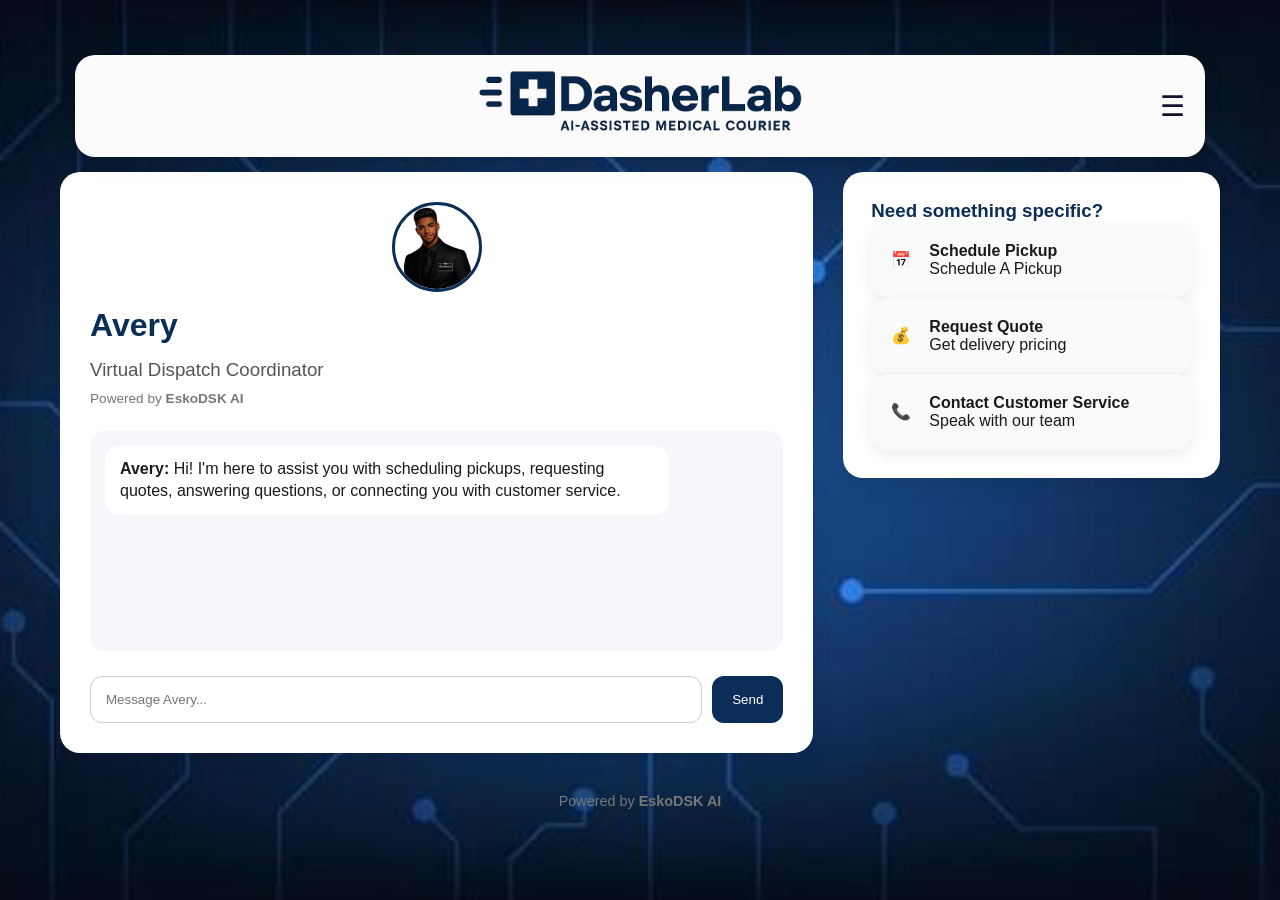
<file: index.html>
<!DOCTYPE html>
<html lang="en">
<head>
    <meta charset="UTF-8">
    <meta name="viewport" content="width=device-width, initial-scale=1.0">
    <title>DasherLab Client Portal</title>

    <link rel="stylesheet" href="style.css">
    <link rel="manifest" href="manifest.json">
    <link rel="icon" type="image/png" href="images/app-icon.png">
</head>

<body>

<div class="app">

<header class="top-nav">

    <img src="images/logo.png" class="logo">


    <div class="menu-button" onclick="toggleMenu()">

        ☰

    </div>

</header>


<div class="side-menu" id="sideMenu">

    <button class="close-menu" onclick="toggleMenu()">

✕

</button>
    <a href="login.html">
        Owner's Dashboard
    </a>

    <a href="pickup.html">
        Schedule Pickup
    </a>

    <a href="quote.html">
        Request Quote
    </a>

    <a href="contact.html">
        Contact Customer Service
    </a>

</div>
    <main class="home">

  
<section class="ai-welcome">

<div class="ai-avatar">
    <img src="images/avery.png" alt="Avery - Virtual Administrative Assistant">
</div>

    <h2>
        Avery
    </h2>


    <h3>
        Virtual Dispatch Coordinator
    </h3>


    <p class="powered">
        Powered by <strong>EskoDSK AI</strong>
    </p>


<div class="chat-container">


    <div class="messages" id="messages">

        <div class="message avery-message">

            <strong>Avery:</strong>

            Hi! I'm here to assist you with scheduling pickups, requesting quotes,
            answering questions, or connecting you with customer service.

        </div>


    </div>



    <div class="chat-box">

        <input 
        id="userInput"
        type="text"
        placeholder="Message Avery..."
        >


        <button onclick="sendMessage()">

            Send

        </button>

    </div>


</div>
</section>

    <section class="quick-actions">

        <h3>
            Need something specific?
        </h3>


        <div class="action-card" onclick="location.href='pickup.html'">

            📅

            <div>
                <strong>Schedule Pickup</strong>
                <p>Schedule A Pickup</p>
            </div>

        </div>


        <div class="action-card" onclick="location.href='quote.html'">

            💰

            <div>
                <strong>Request Quote</strong>
                <p>Get delivery pricing</p>
            </div>

        </div>

        
        <div class="action-card" onclick="location.href='contact.html'">

            📞

            <div>
                <strong>Contact Customer Service</strong>
                <p>Speak with our team</p>
            </div>

        </div>

    </section>


</main>
    <footer>

        Powered by <strong>EskoDSK AI</strong>

    </footer>
<nav class="bottom-nav">

    <a href="index.html">
        🏠
        <span>Home</span>
    </a>


    <a href="#">
       📅
        <span>Requests</span>
    </a>


    <a href="#">
        👤
        <span>Account</span>
    </a>


</nav>
</div>

<script src="business-data.js"></script>

<script src="script.js"></script>
</body>
</html>
</file>
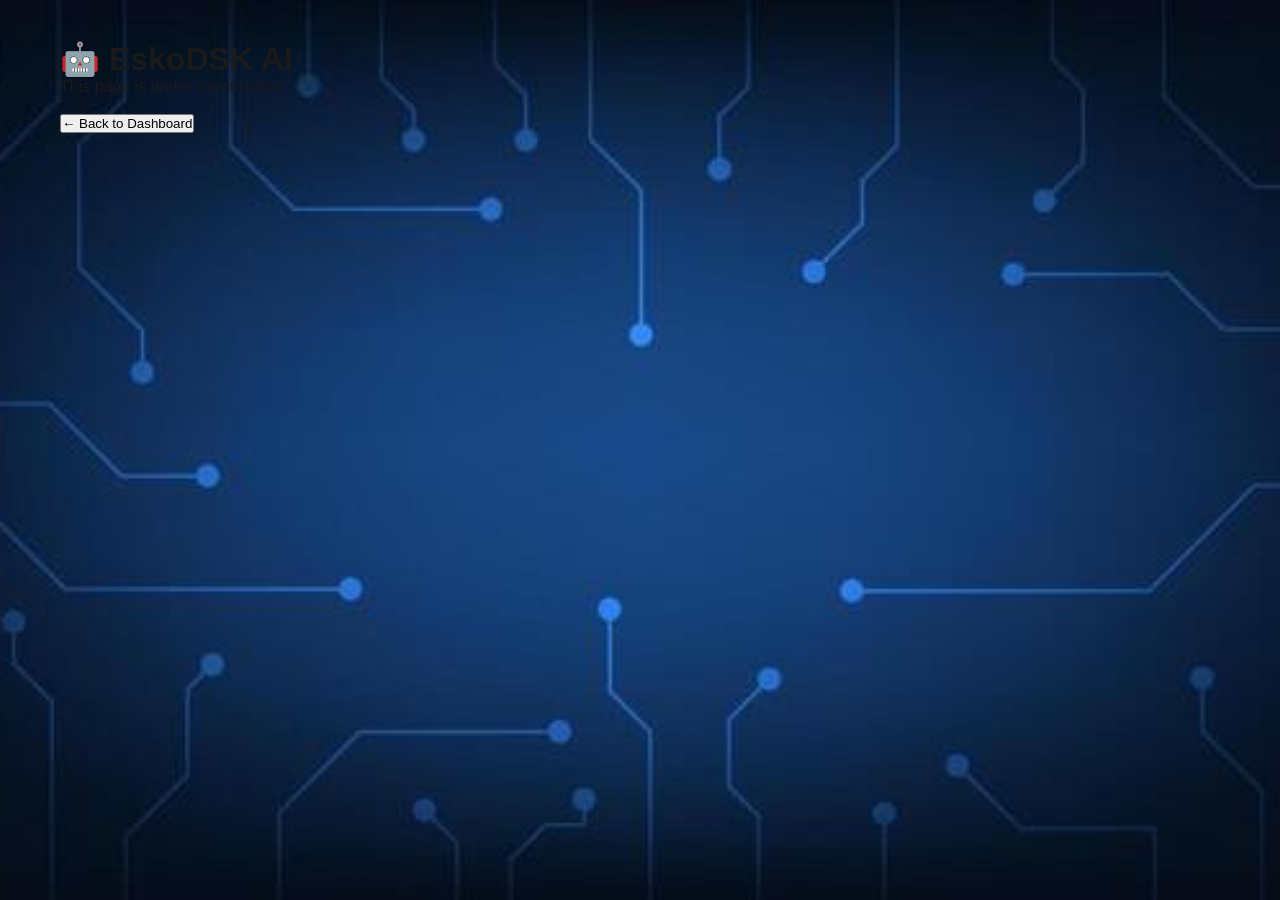
<file: assistant.html>
<!DOCTYPE html>
<html lang="en">
<head>
    <meta charset="UTF-8">
    <meta name="viewport" content="width=device-width, initial-scale=1.0">
    <title>Request Pickup</title>
    <link rel="stylesheet" href="style.css">
</head>

<body>

<div class="app">

    <h1>🤖 EskoDSK AI</h1>

    <p>This page is under construction.</p>

    <br>

    <button onclick="location.href='index.html'">
        ← Back to Dashboard
    </button>

</div>

</body>
</html>
</file>
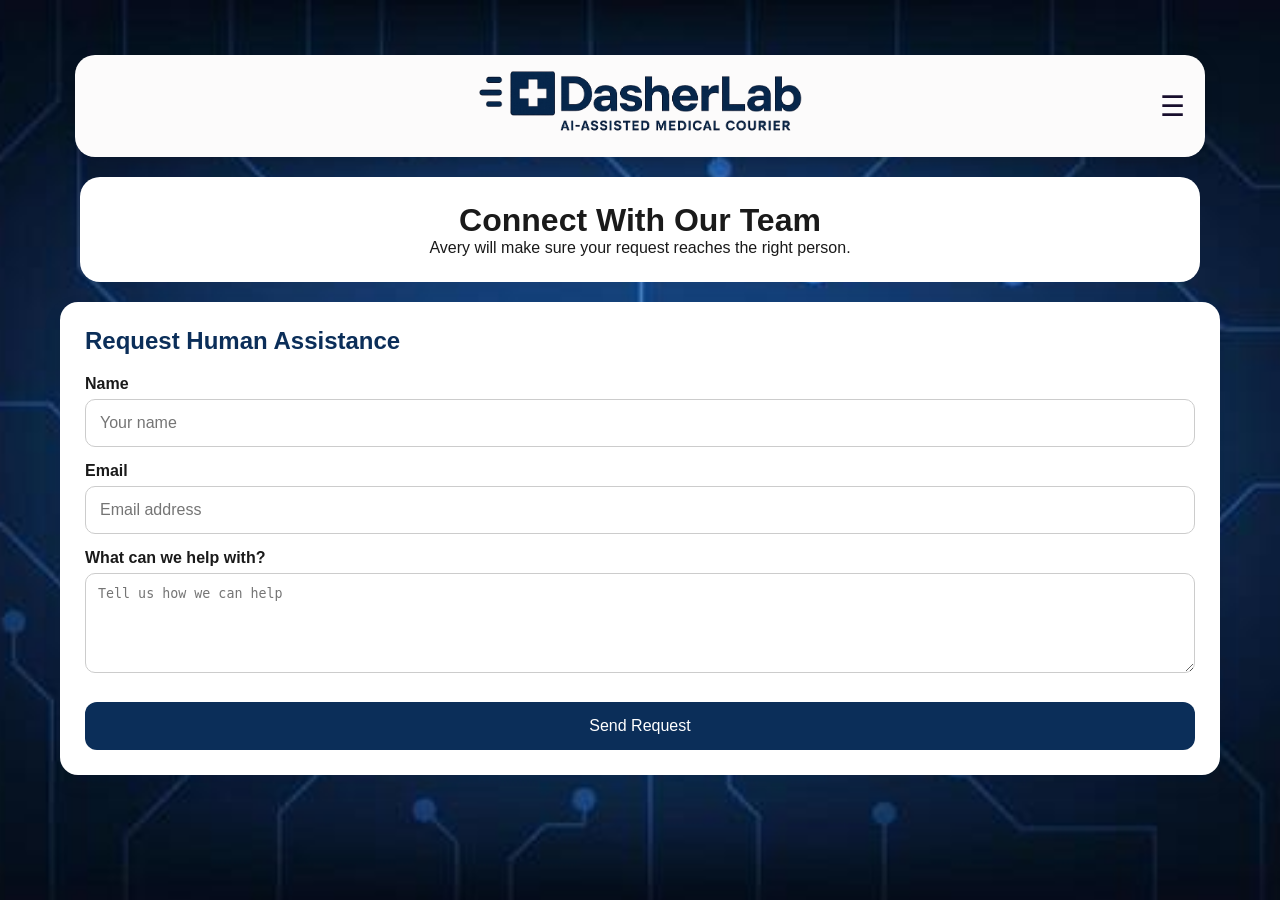
<file: contact.html>
<!DOCTYPE html>
<html lang="en">

<head>

<meta charset="UTF-8">
<meta name="viewport" content="width=device-width, initial-scale=1.0">

<title>Contact Team | EskoDSK AI</title>

<link rel="stylesheet" href="style.css">

</head>


<body>


<div class="app">


<header class="top-nav">

<img src="images/logo.png" class="logo">


<div class="menu-button" onclick="toggleMenu()">
☰
</div>


</header>




<div class="page-header">

<h1>
Connect With Our Team
</h1>

<p>
Avery will make sure your request reaches the right person.
</p>

</div>





<div class="form-card">


<h2>
Request Human Assistance
</h2>


<label>
Name
</label>

<input 
type="text"
id="contactName"
placeholder="Your name">



<label>
Email
</label>

<input
type="email"
id="contactEmail"
placeholder="Email address">



<label>
What can we help with?
</label>

<textarea
id="contactMessage"
placeholder="Tell us how we can help">
</textarea>




<button 
class="primary-button"
onclick="submitContact()">

Send Request

</button>


</div>



</div>


<script src="script.js"></script>


<script>


function submitContact(){


let contactRequest = {


type:
"Human Follow-Up",


name:
document.getElementById("contactName").value,


email:
document.getElementById("contactEmail").value,


message:
document.getElementById("contactMessage").value,


status:
"Needs Review",


createdBy:
"Avery AI"


};



let requests =
JSON.parse(localStorage.getItem("requests")) || [];



requests.push(contactRequest);



localStorage.setItem(
"requests",
JSON.stringify(requests)
);



alert("Your request has been sent to our team!");



window.location.href="index.html";


}


</script>


</body>

</html>
</file>
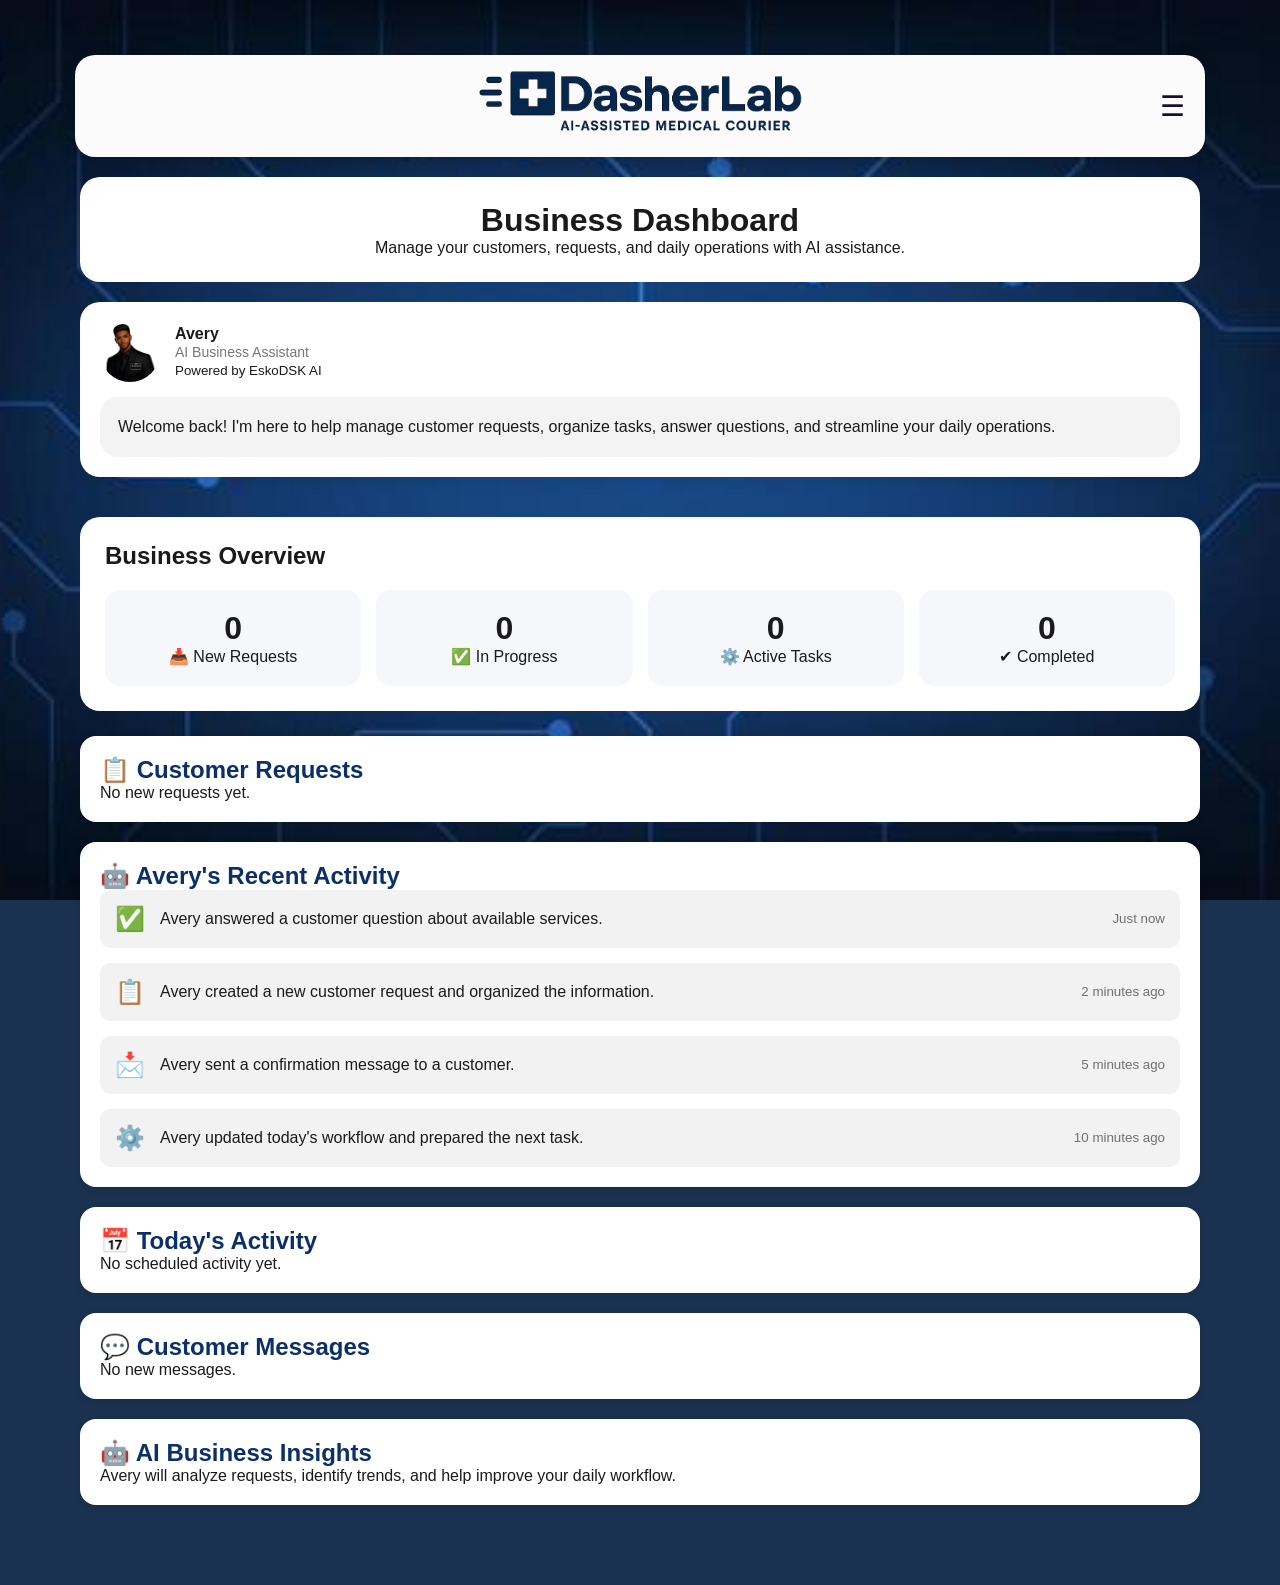
<file: dashboard.html>
<!DOCTYPE html>
<html lang="en">

<head>

<meta charset="UTF-8">
<meta name="viewport" content="width=device-width, initial-scale=1.0">

<title>Business Dashboard | EskoDSK AI</title>

<link rel="stylesheet" href="style.css">

</head>


<body>


<div class="app">


<!-- TOP NAVIGATION -->

<header class="top-nav">

<img src="images/logo.png" class="logo">


<div class="menu-button" onclick="toggleMenu()">

☰

</div>

</header>



<!-- SIDE MENU -->

<div class="side-menu" id="sideMenu">


<button class="close-menu" onclick="toggleMenu()">

✕

</button>


<a href="index.html">
Home
</a>


<a href="dashboard.html">
Business Dashboard
</a>


<a href="request.html">
Create Request
</a>


</div>




<!-- PAGE HEADER -->

<div class="page-header">

<h1>
Business Dashboard
</h1>

<p>
Manage your customers, requests, and daily operations with AI assistance.
</p>

</div>





<!-- AVERY CARD -->

<div class="avery-card">


<div class="avery-header">


<img src="images/avery.png" class="avery-small-avatar">


<div>

<strong>
Avery
</strong>

<br>

<span>
AI Business Assistant
</span>


<br>

<small>
Powered by EskoDSK AI
</small>


</div>


</div>



<div class="avery-bubble">

<p>
Welcome back! I'm here to help manage customer requests, organize tasks, answer questions, and streamline your daily operations.
</p>


</div>


</div>






<main class="dashboard-container">



<!-- BUSINESS OVERVIEW -->

<div class="dispatch-overview">


<h2>
Business Overview
</h2>



<div class="overview-grid">


<div class="overview-card">

<h3 id="pendingCount">
0
</h3>

<p>
📥 New Requests
</p>

</div>





<div class="overview-card">

<h3 id="acceptedCount">
0
</h3>

<p>
✅ In Progress
</p>

</div>





<div class="overview-card">

<h3 id="assignedCount">
0
</h3>

<p>
⚙️ Active Tasks
</p>

</div>





<div class="overview-card">

<h3 id="completedCount">
0
</h3>

<p>
✔ Completed
</p>

</div>



</div>


</div>







<!-- CUSTOMER REQUESTS -->


<div class="dashboard-card">

<h2>
📋 Customer Requests
</h2>


<div id="requestList">

<p>
No new requests yet.
</p>


</div>


</div>





<!-- AI ACTIVITY FEED -->

<div class="dashboard-card">

<h2>
🤖 Avery's Recent Activity
</h2>


<div class="activity-list">


<div class="activity-item">

<span>
✅
</span>

<p>
Avery answered a customer question about available services.
</p>

<small>
Just now
</small>

</div>




<div class="activity-item">

<span>
📋
</span>

<p>
Avery created a new customer request and organized the information.
</p>

<small>
2 minutes ago
</small>

</div>




<div class="activity-item">

<span>
📩
</span>

<p>
Avery sent a confirmation message to a customer.
</p>

<small>
5 minutes ago
</small>

</div>




<div class="activity-item">

<span>
⚙️
</span>

<p>
Avery updated today's workflow and prepared the next task.
</p>

<small>
10 minutes ago
</small>

</div>


</div>


</div>

<!-- TODAY'S ACTIVITY -->


<div class="dashboard-card">

<h2>
📅 Today's Activity
</h2>


<p>
No scheduled activity yet.
</p>


</div>








<!-- CUSTOMER COMMUNICATION -->


<div class="dashboard-card">

<h2>
💬 Customer Messages
</h2>


<p>
No new messages.
</p>


</div>






<!-- AI INSIGHTS -->

<div class="dashboard-card">

<h2>
🤖 AI Business Insights
</h2>


<p>
Avery will analyze requests, identify trends, and help improve your daily workflow.
</p>


</div>






</main>


</div>





<script src="script.js"></script>


<script>

loadDashboard();

</script>


</body>

</html>
</file>
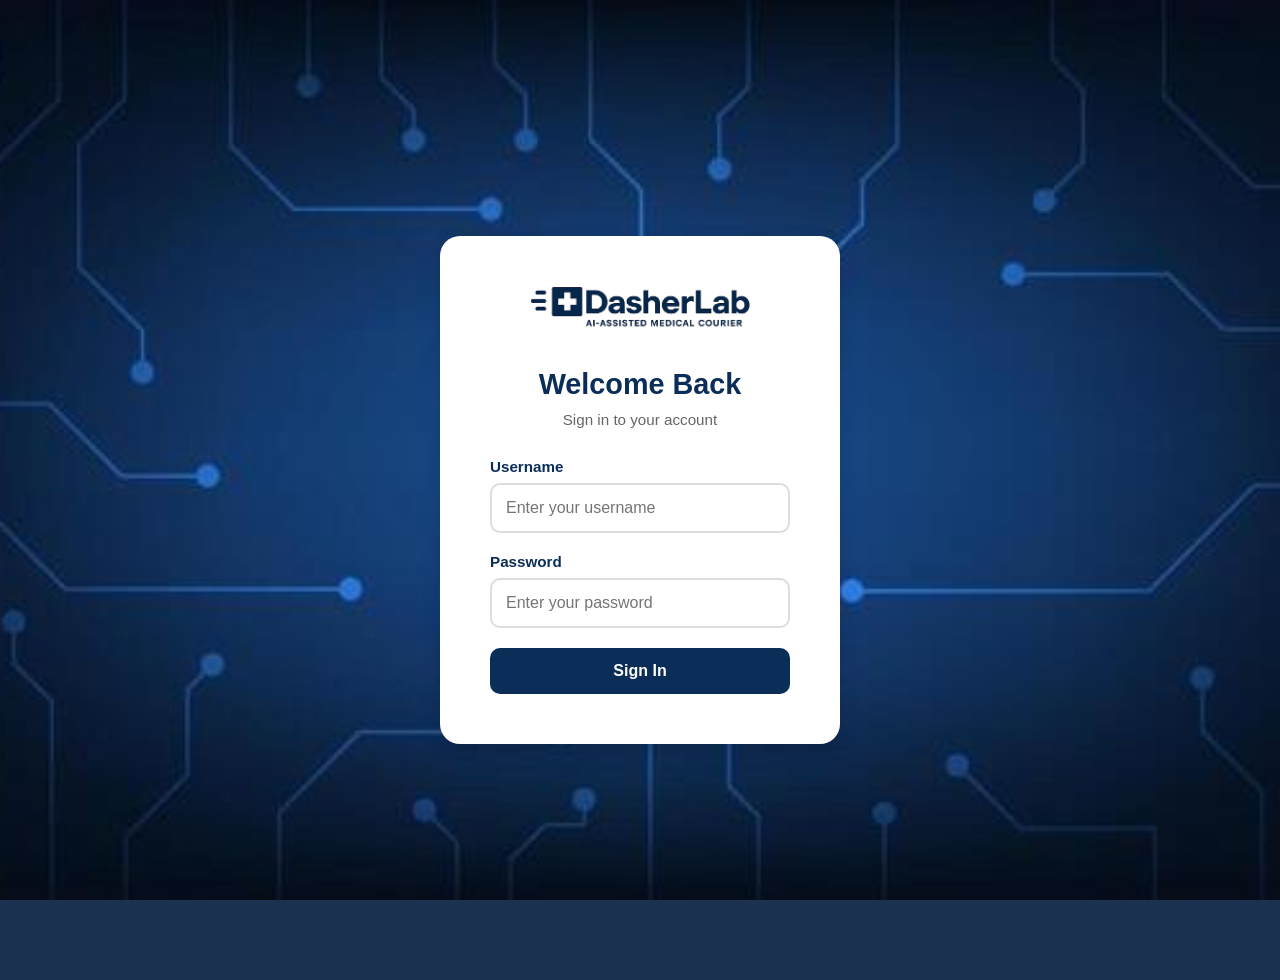
<file: login.html>
<!DOCTYPE html>
<html lang="en">
<head>
    <meta charset="UTF-8">
    <meta name="viewport" content="width=device-width, initial-scale=1.0">
    <title>DasherLab Login</title>

    <link rel="stylesheet" href="style.css">
    <link rel="manifest" href="manifest.json">
    <link rel="icon" type="image/png" href="images/app-icon.png">
    <style>
        .login-container {
            display: flex;
            justify-content: center;
            align-items: center;
            min-height: 100vh;
            padding: 20px;
        }

        .login-card {
            background: white;
            border-radius: 20px;
            padding: 50px;
            box-shadow: 0 8px 20px rgba(0,0,0,.15);
            width: 100%;
            max-width: 400px;
            text-align: center;
        }

        .login-card .logo {
            margin-bottom: 30px;
            max-width: 220px;
        }

        .login-card h1 {
            color: #0b2e59;
            font-size: 1.8rem;
            margin-bottom: 10px;
        }

        .login-card p {
            color: #666;
            margin-bottom: 30px;
            font-size: 0.95rem;
        }

        .form-group {
            margin-bottom: 20px;
            text-align: left;
        }

        .form-group label {
            display: block;
            color: #0b2e59;
            font-weight: bold;
            margin-bottom: 8px;
            font-size: 0.95rem;
        }

        .form-group input {
            width: 100%;
            padding: 14px;
            border: 2px solid #ddd;
            border-radius: 10px;
            font-size: 1rem;
            transition: border-color .2s ease;
            box-sizing: border-box;
        }

        .form-group input:focus {
            outline: none;
            border-color: #0b2e59;
        }

        .login-button {
            width: 100%;
            padding: 14px;
            background: #0b2e59;
            color: white;
            border: none;
            border-radius: 10px;
            font-size: 1rem;
            font-weight: bold;
            cursor: pointer;
            transition: background .2s ease, transform .2s ease;
        }

        .login-button:hover {
            background: #0a2148;
            transform: translateY(-2px);
        }

        .login-button:active {
            transform: translateY(0);
        }

        @media (max-width: 900px) {
            .app {
                max-width: 100%;
                padding: 20px;
            }
            
            .login-card {
                padding: 35px;
            }

            .login-card h1 {
                font-size: 1.5rem;
            }
        }
    </style>
</head>

<body>

<div class="app">
    <div class="login-container">
        <div class="login-card">
            <img src="images/logo.png" class="logo" alt="DasherLab Logo">
            
            <h1>Welcome Back</h1>
            <p>Sign in to your account</p>

            <form id="loginForm" onsubmit="handleLogin(event)">
                <div class="form-group">
                    <label for="username">Username</label>
                    <input 
                        type="text" 
                        id="username" 
                        name="username" 
                        placeholder="Enter your username"
                        required
                    >
                </div>

                <div class="form-group">
                    <label for="password">Password</label>
                    <input 
                        type="password" 
                        id="password" 
                        name="password" 
                        placeholder="Enter your password"
                        required
                    >
                </div>

                <button type="submit" class="login-button">Sign In</button>
            </form>
        </div>
    </div>
</div>

<script>
    function handleLogin(event) {
        event.preventDefault();
        
        const username = document.getElementById('username').value;
        const password = document.getElementById('password').value;
        
        // Demo: accept any username and password
        if (username && password) {
            // Redirect to dashboard
            window.location.href = 'dashboard.html';
        }
    }
</script>

</body>
</html>
</file>
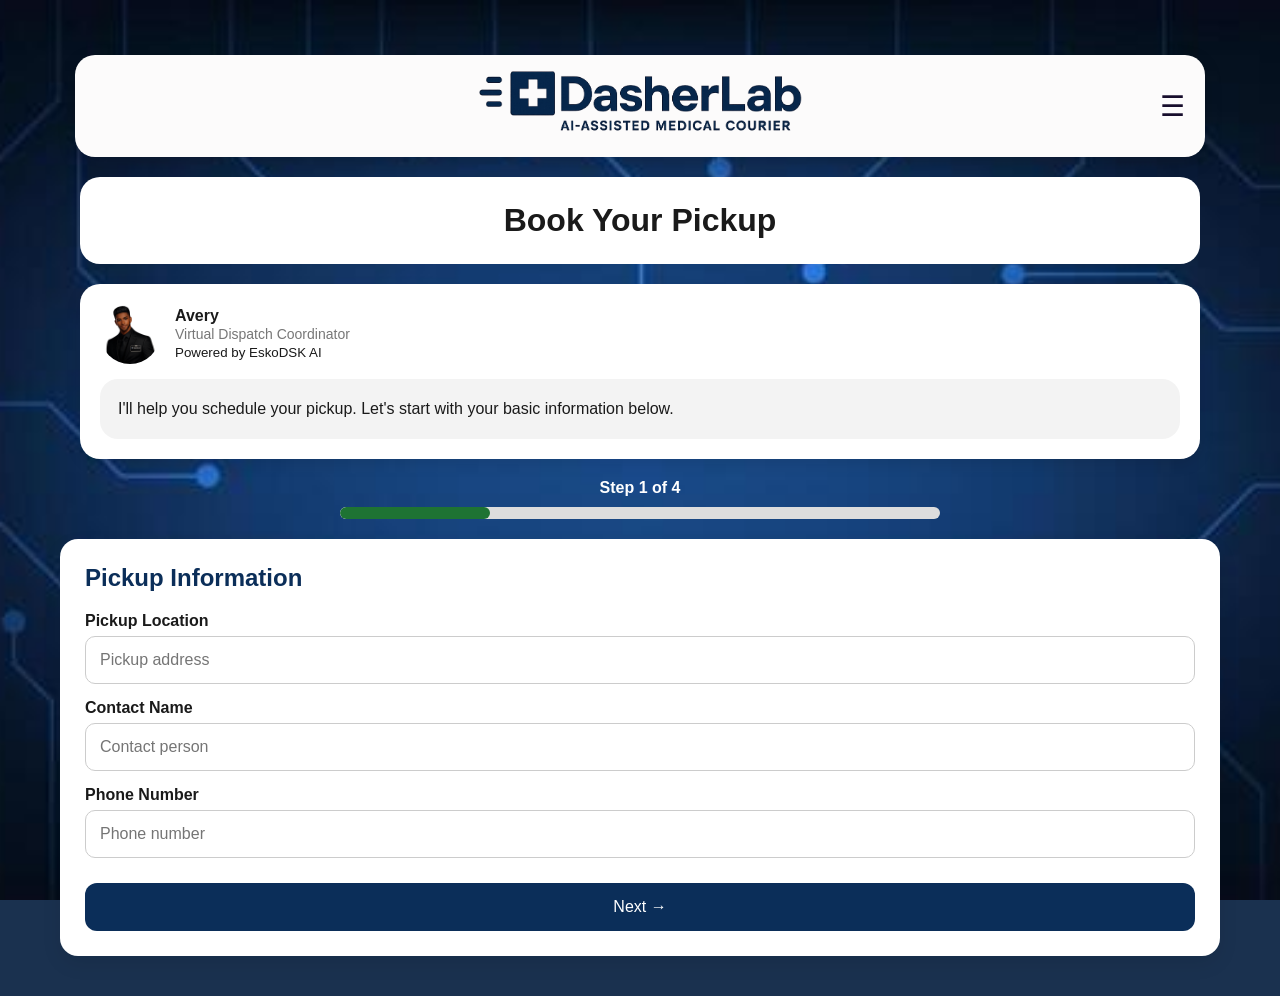
<file: pickup.html>
<!DOCTYPE html>
<html lang="en">

<head>

<meta charset="UTF-8">
<meta name="viewport" content="width=device-width, initial-scale=1.0">

<title>Request Appointment | EskoDSK AI</title>

<link rel="stylesheet" href="style.css">

</head>


<body>


<div class="app">


<!-- TOP NAVIGATION -->

<header class="top-nav">

    <img src="images/logo.png" class="logo">


    <div class="menu-button" onclick="toggleMenu()">

        ☰

    </div>


</header>



<!-- SIDE MENU -->

<div class="side-menu" id="sideMenu">


    <button class="close-menu" onclick="toggleMenu()">

        ✕

    </button>


    <a href="index.html">
        Home
    </a>


    <a href="dashboard.html">
        Owner's Dashboard
    </a>


    <a href="pickup.html">
        Request Appointment
    </a>


    <a href="quote.html">
        Request Quote
    </a>


    <a href="contact.html">
        Contact Customer Service
    </a>


</div>



<!-- PAGE HEADER -->


<div class="page-header">


    <h1>
       Book Your Pickup
    </h1>

</div>




<!-- AVERY CARD -->


<div class="avery-card">


    <div class="avery-header">


        <img src="images/avery.png" class="avery-small-avatar">


        <div>

            <strong>
                Avery
            </strong>


            <br>


            <span>
                Virtual Dispatch Coordinator
            </span>


            <br>


            <small>
                Powered by EskoDSK AI
            </small>


        </div>


    </div>




    <div class="avery-bubble">


        <p id="averyPrompt">

            I'll help you schedule your pickup.
            Let's start with your basic information below.

        </p>


    </div>



</div>


<!-- PICKUP PROGRESS -->

<div class="progress-container">

    <p id="progressText">
        Step 1 of 4
    </p>


    <div class="progress-bar">

        <div class="progress-fill" id="progressFill">

        </div>

    </div>

</div>


<main class="pickup-container">

<!-- STEP 1 -->
<div class="form-card" id="step1">

<h2>Pickup Information</h2>


<label>
Pickup Location
</label>

<input 
type="text"
id="pickupAddress"
placeholder="Pickup address">


<label>
Contact Name
</label>

<input
type="text"
id="contact"
placeholder="Contact person">


<label>
Phone Number
</label>

<input
 type="tel"
 id="phone"
 placeholder="Phone number">


<button class="primary-button" onclick="nextStep(2)">
Next →
</button>


</div>
<!-- STEP 2 -->
<div class="form-card hidden" id="step2">


<h2>Delivery Details</h2>


<label>
Destination Facility
</label>

<input
 type="text"
 id="deliveryAddress"
 placeholder="Delivery location">


<label>
Package Type
</label>

<select id="packageType">

<option>
Medical Supplies
</option>

<option>
Lab Specimen
</option>

<option>
Documents
</option>

</select>


<label>
Priority
</label>

<select id="priority">

<option>
Routine
</option>

<option>
Urgent
</option>

<option>
STAT
</option>

</select>


<button class="secondary-button" onclick="nextStep(1)">
← Back
</button>


<button class="primary-button" onclick="nextStep(3)">
Continue →
</button>


</div>
<!-- STEP 3 -->
<div class="form-card hidden" id="step3">


<h2>Schedule Pickup</h2>


<label>
Pickup Date
</label>

<input 
type="date" 
id="date">


<label>
Pickup Time
</label>

<input
 type="time"
 id="time">


<label>
Additional Notes
</label>

<textarea 
id="notes" 
placeholder="Anything else we should know?"></textarea>




<button class="secondary-button" onclick="nextStep(2)">
← Back
</button>


<button class="primary-button" onclick="nextStep(4)">
Review Request →
</button>


</div>
<!-- STEP 4 -->

<div class="form-card hidden" id="step4">


<h2>Review Request</h2>



<div class="review-box">


<p>
<strong>Pickup:</strong>
<span id="reviewPickup"></span>
</p>


<p>
<strong>Delivery:</strong>
<span id="reviewDelivery"></span>
</p>


<p>
<strong>Contact:</strong>
<span id="reviewContact"></span>
</p>


<p>
<strong>Phone:</strong>
<span id="reviewPhone"></span>
</p>


<p>
<strong>Package Type:</strong>
<span id="reviewPackage"></span>
</p>


<p>
<strong>Priority:</strong>
<span id="reviewPriority"></span>
</p>


<p>
<strong>Date:</strong>
<span id="reviewDate"></span>
</p>


<p>
<strong>Time:</strong>
<span id="reviewTime"></span>
</p>


<p>
<strong>Notes:</strong>
<span id="reviewNotes"></span>
</p>


</div>





<button class="secondary-button" onclick="nextStep(3)">
← Back
</button>



<button class="primary-button" onclick="submitRequest()">
Submit Request
</button>



</div>
<div class="form-card hidden" id="complete">


    <h2>
        ✅ Request Submitted
    </h2>



    <div class="review-box">


        <p>
            Perfect! Your pickup request has been received.
        </p>


        <p>
            A DasherLab dispatcher will review the details and follow up with you shortly.
        </p>


    </div>



    <button class="primary-button" onclick="location.href='index.html'">

        Return Home

    </button>


</div>
<script src="script.js"></script>

</body>

</html>
</file>
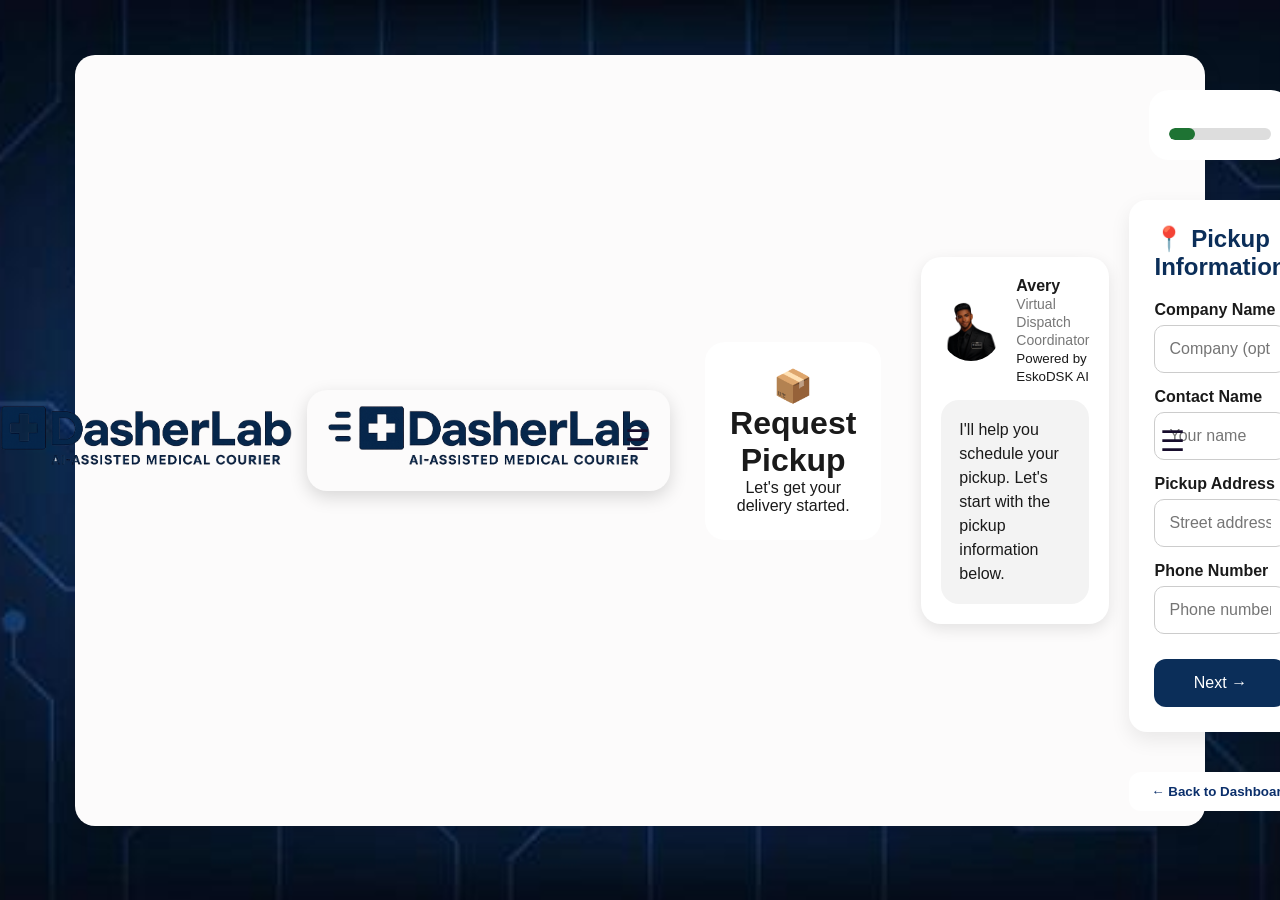
<file: pickupold.html>
<!DOCTYPE html>
<html lang="en">

<head>

    <meta charset="UTF-8">
    <meta name="viewport" content="width=device-width, initial-scale=1.0">

    <title>Request Pickup | DasherLab</title>

    <link rel="stylesheet" href="style.css">

</head>


<body>

<div class="app">

<header class="top-nav">

    <img src="images/logo.png" class="logo">


    <div class="menu-button" onclick="toggleMenu()">

        ☰

    </div>

<header class="top-nav">

    <img src="images/logo.png" class="logo">

    <div class="menu-button" onclick="toggleMenu()">

        ☰

    </div>

</header>

<div class="side-menu" id="sideMenu">

    <a href="index.html">🏠 Home</a>

    <a href="dashboard.html">📊 Dashboard</a>

    <a href="pickup.html">📦 Pickup</a>

    <a href="quote.html">💰 Quotes</a>

    <a href="contact.html">📞 Contact Dispatch</a>

</div>

<div class="page-header">

    <h1>📦 Request Pickup</h1>

    <p>Let's get your delivery started.</p>

</div>

<div class="avery-card">

    <div class="avery-header">

        <img src="images/avery.png" class="avery-small-avatar">

        <div>

            <strong>Avery</strong><br>

            <span>Virtual Dispatch Coordinator</span><br>

            <small>Powered by EskoDSK AI</small>

        </div>

    </div>

    <div class="avery-bubble">

        <p id="averyPrompt">

            I'll help you schedule your pickup.
            Let's start with the pickup information below.

        </p>

    </div>

</div>

<main class="pickup-container">

        <div class="progress">

            <p>Step 1 of 4</p>

            <div class="progress-bar">

                <div class="progress-fill"></div>

            </div>

        </div>


<div class="form-card" id="step1">


<h2>📍 Pickup Information</h2>


<label>
Company Name
</label>

<input type="text" id="company" placeholder="Company (optional)">



<label>
Contact Name
</label>

<input type="text" id="contact" placeholder="Your name">



<label>
Pickup Address
</label>

<input type="text" id="pickupAddress" placeholder="Street address">



<label>
Phone Number
</label>

<input type="tel" id="phone" placeholder="Phone number">



<button class="primary-button" onclick="nextStep(2)">
Next →
</button>


</div>



<div class="form-card hidden" id="step2">


<h2>🏥 Delivery Information</h2>


<label>
Delivery Location
</label>

<input type="text" id="deliveryAddress" placeholder="Delivery address">



<label>
Recipient Name
</label>

<input type="text" id="recipient" placeholder="Recipient name">



<label>
Delivery Phone
</label>

<input type="tel" id="deliveryPhone" placeholder="Recipient phone">



<button class="primary-button" onclick="nextStep(3)">
Next →
</button>


</div>



<div class="form-card hidden" id="step3">


<h2>📅 Request Details</h2>


<label>
Pickup Date
</label>

<input type="date" id="date">



<label>
Preferred Pickup Time
</label>

<input type="time" id="time">



<label>
Additional Notes
</label>

<textarea id="notes" placeholder="Special instructions"></textarea>


<button class="primary-button" onclick="nextStep(4)">
Review Request →
</button>

</div>

<div class="form-card hidden" id="step4">

    <h2>✅ Review Request</h2>

    <div class="review-box">

        <p><strong>Pickup:</strong> <span id="reviewPickup"></span></p>

        <p><strong>Delivery:</strong> <span id="reviewDelivery"></span></p>

        <p><strong>Contact:</strong> <span id="reviewContact"></span></p>

        <p><strong>Phone:</strong> <span id="reviewPhone"></span></p>

        <p><strong>Date:</strong> <span id="reviewDate"></span></p>

        <p><strong>Time:</strong> <span id="reviewTime"></span></p>

    </div>

<button class="primary-button" onclick="submitRequest()">
    Confirm Pickup Request
</button>
</div>

<div class="form-card hidden" id="complete">


<h2>✅ Request Submitted</h2>


<p>
Thank you! Your pickup request has been received.
A DasherLab dispatcher will review the details and follow up.
</p>


<button class="primary-button" onclick="location.href='index.html'">
Return Home
</button>


</div>

        <button class="back-button" onclick="location.href='index.html'">

            ← Back to Dashboard

        </button>


    </main>


</div>


<script src="script.js"></script>


</body>

</html>
</file>
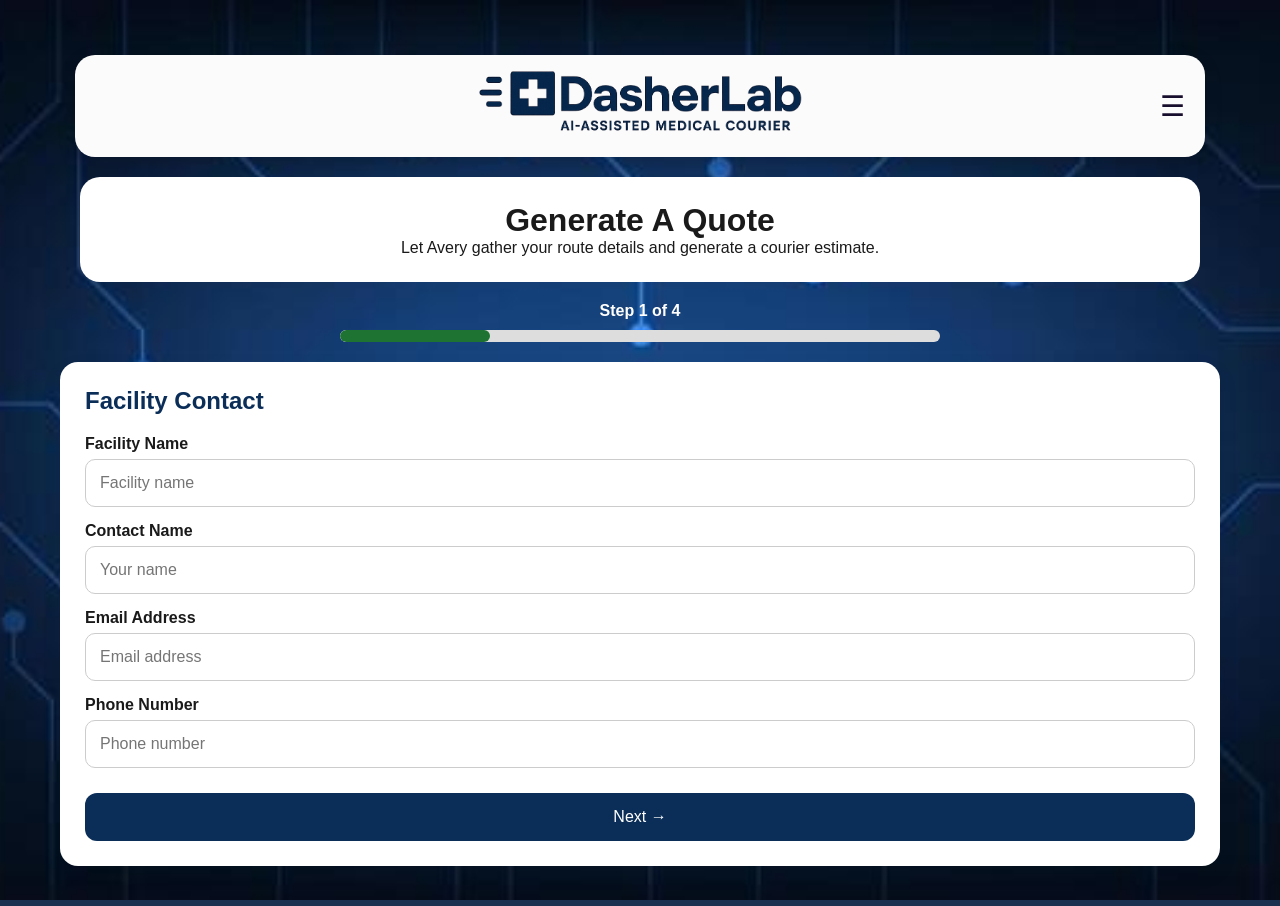
<file: quote.html>
<!DOCTYPE html>
<html lang="en">

<head>

<meta charset="UTF-8">
<meta name="viewport" content="width=device-width, initial-scale=1.0">

<title>Request a Quote | EskoDSK AI</title>

<link rel="stylesheet" href="style.css">

</head>


<body>


<div class="app">


<!-- TOP NAV -->

<header class="top-nav">

<img src="images/logo.png" class="logo">


<div class="menu-button" onclick="toggleMenu()">
☰
</div>

</header>





<!-- SIDE MENU -->

<div class="side-menu" id="sideMenu">


<button class="close-menu" onclick="toggleMenu()">
✕
</button>


<a href="index.html">
Home
</a>


<a href="pickup.html">
Request Service
</a>


<a href="quote.html">
Get Quote
</a>


<a href="dashboard.html">
Dashboard
</a>


</div>






<!-- HEADER -->

<div class="page-header">

<h1>
Generate A Quote
</h1>

<p>
Let Avery gather your route details and generate a courier estimate.
</p>

</div>







<!-- PROGRESS -->

<div class="progress-container">

<p id="quoteProgressText">
Step 1 of 4
</p>


<div class="progress-bar">

<div class="progress-fill" id="quoteProgressFill">

</div>

</div>

</div>







<!-- STEP 1 -->

<div class="form-card" id="quoteStep1">


<h2>
Facility Contact
</h2>



<label>
Facility Name
</label>

<input 
type="text"
id="quoteFacility"
placeholder="Facility name">



<label>
Contact Name
</label>

<input
type="text"
id="quoteContact"
placeholder="Your name">



<label>
Email Address
</label>

<input
type="email"
id="quoteEmail"
placeholder="Email address">



<label>
Phone Number
</label>

<input
type="tel"
id="quotePhone"
placeholder="Phone number">





<button class="primary-button" onclick="nextQuoteStep(2)">
Next →
</button>


</div>








<!-- STEP 2 -->

<div class="form-card hidden" id="quoteStep2">


<h2>
Pickup & Delivery Details
</h2>



<label>
Pickup Location
</label>


<input
type="text"
id="quotePickup"
placeholder="Street address or facility name">


<label>
Delivery Location
</label>


<input
type="text"
id="quoteDelivery"
placeholder="Destination facility">


<label>
Package Type
</label>


<select id="quotePackageType">

<option>
Medical Supplies
</option>

<option>
Lab Specimen
</option>

<option>
Pharmaceuticals
</option>

<option>
Medical Records
</option>

<option>
Diagnostics Equipment
</option>


</select>





<label>
Estimated Distance
</label>


<select id="quoteBudget">

<option>
0 - 10 miles
</option>

<option>
11 - 25 miles
</option>

<option>
26 - 50 miles
</option>

<option>
51+ miles
</option>


</select>






<label>
Shipment Notes
</label>


<textarea
id="quoteDescription"
placeholder="Special handling, receiving dock info, or access instructions">
</textarea>





<button class="secondary-button" onclick="nextQuoteStep(1)">
← Back
</button>


<button class="primary-button" onclick="nextQuoteStep(3)">
Continue →
</button>



</div>










<!-- STEP 3 -->

<div class="form-card hidden" id="quoteStep3">


<h2>
Schedule & Priority
</h2>



<label>
Requested Pickup Date
</label>


<input
type="date"
id="quoteDate">





<label>
Service Priority
</label>


<select id="quotePriority">


<option>
Routine
</option>


<option>
Urgent
</option>


<option>
STAT
</option>


</select>





<label>
Requested Pickup Time
</label>


<input
type="time"
id="quoteTime">


<label>
Number of Stops
</label>


<select id="quoteStops">

<option>
1 Stop
</option>

<option>
2 - 3 Stops
</option>

<option>
4+ Stops
</option>


</select>


<label>
Additional Notes
</label>


<textarea
id="quoteNotes"
placeholder="Anything else Avery should know?">
</textarea>






<button class="secondary-button" onclick="nextQuoteStep(2)">
← Back
</button>


<button class="primary-button" onclick="generateQuote()">
Generate Quote →
</button>



</div>









<!-- STEP 4 -->

<div class="form-card hidden" id="quoteStep4">


<h2>
Avery's Courier Estimate
</h2>



<div class="review-box">


<h3>
Estimated Investment
</h3>


<h1 id="generatedQuote">
$0
</h1>



<p>
<strong>
Recommended Route:
</strong>

<span id="quoteResultService"></span>

</p>




<p>
<strong>
Timeline:
</strong>

<span id="quoteTimeline"></span>

</p>




<p>
<strong>
Priority:
</strong>

<span id="quoteResultPriority"></span>

</p>




<hr>


<p>

This estimate was created by Avery AI for medical courier service.

A final proposal can be reviewed by your team before approval.

</p>


</div>





<button class="primary-button" onclick="submitQuote()">

Accept Estimate

</button>



</div>







</div>





<script src="quote.js"></script>

<script>
console.log("Quote JS loaded");
</script>

<script src="script.js"></script>

</body>

</html>
</file>
<file: style.css>
/* ===========================
   DasherLab Client Portal
   =========================== */

* {
    margin: 0;
    padding: 0;
    box-sizing: border-box;
}

body {
    font-family: Arial, Helvetica, sans-serif;
    background: url('images/background.jpg') center/cover fixed no-repeat;
    background-color: #1a314f;
    color: #1a1a1a;
}

.app {
    width: 100%;
    max-width: 1400px;
    margin: 0 auto;
    min-height: 100vh;
    padding: 40px 60px;
}

.header {
    text-align: center;
    margin-bottom: 35px;
    color:white;
}

.header p{

    color:#d9d9d9;

}
.logo {
    max-height: 72px;
    width: auto;
    max-width: 440px;
    margin-bottom: 0;
    object-fit: contain;
}

.header h1 {
    color: #0b2e59;
    font-size: 2rem;
    margin-bottom: 5px;
}

.header p {
    color: #666;
    font-size: 1rem;
}

.dashboard {
    display: flex;
    flex-direction: column;
    gap: 18px;
}

.card {
    background: white;
    border-radius: 18px;
    padding: 22px;
    box-shadow: 0 8px 20px rgba(0,0,0,.08);
    cursor: pointer;
    transition: .25s;
}

.card:hover {
    transform: translateY(-4px);
}

.icon {
    font-size: 2rem;
}

.card h2 {
    margin: 12px 0;
    color: #0b2e59;
}

.card p {
    color: #666;
}

footer {
    margin-top: 40px;
    text-align: center;
    color: #777;
    font-size: .9rem;
}
/* Pickup Wizard */

.pickup-container {
    display:flex;
    flex-direction:column;
    gap:20px;
}


.progress{

    background:white;

    border-radius:20px;

    margin:20px;

    padding:20px;

    text-align:center;

}

.progress-bar {
    width:100%;
    height:12px;
    background:#ddd;
    border-radius:20px;
    overflow:hidden;
}


.progress-fill {
    width:25%;
    height:100%;
    background:#1e7333;
    border-radius:20px;
}


.form-card {
    background:white;
    padding:25px;
    border-radius:18px;
    box-shadow:0 8px 20px rgba(0,0,0,.08);
}


.form-card h2 {
    color:#0b2e59;
    margin-bottom:20px;
}


.form-card label {

    display:block;
    margin-top:15px;
    margin-bottom:6px;
    font-weight:bold;

}


.form-card input {

    width:100%;
    padding:14px;
    border-radius:10px;
    border:1px solid #ccc;
    font-size:1rem;

}


.primary-button {

    width:100%;
    margin-top:25px;
    padding:15px;
    border:none;
    border-radius:12px;
    background:#0b2e59;
    color:white;
    font-size:1rem;
    cursor:pointer;

}


.back-button{

    background:white;

    color:#0b2f6b;

    border:none;

    border-radius:12px;

    padding:12px 20px;

    font-weight:bold;

    cursor:pointer;

    margin-top:20px;

}
.back-button:hover{

    background:#f0f0f0;

}
/* AI Home Screen */

.home {
    display:grid;
    grid-template-columns: 2fr 1fr;
    gap:30px;
    align-items: start;
}


.ai-welcome {

    background:white;
    padding:30px;
    border-radius:20px;
    text-align:left;
    box-shadow:0 8px 20px rgba(0,0,0,.08);

}

.quick-actions {
    background:white;
    padding:28px;
    border-radius:20px;
    box-shadow:0 8px 20px rgba(0,0,0,.08);
}


.ai-icon {

    font-size:60px;
}


.ai-welcome h2 {

    color:#0b2e59;
    margin:15px 0;

}


.ai-input {

    display:flex;
    margin-top:25px;
    gap:10px;

}


.ai-input input {

    flex:1;
    padding:14px;
    border-radius:10px;
    border:1px solid #ccc;

}


.ai-input button {

    background:#0b2e59;
    color:white;
    border:none;
    border-radius:10px;
    padding:0 20px;

}


.quick-actions h3 {

    color:#0b2e59;

}


.action-card {

    background:#f8fafc;
    margin-top:0;
    padding:20px;
    border-radius:18px;
    display:flex;
    gap:18px;
    align-items:center;
    box-shadow:0 5px 15px rgba(0,0,0,.08);
    cursor:pointer;
    transition: transform .2s ease, background .2s ease;

}

.action-card:hover {
    transform: translateY(-2px);
    background:#ffffff;
}


.action-card:first-letter {

    font-size:30px;

}


/* Bottom Navigation */

.bottom-nav {

    position:fixed;
    bottom:0;
    left:0;
    right:0;

    background:white;

    display:flex;
    justify-content:space-around;

    padding:12px;

    box-shadow:0 -5px 15px rgba(0,0,0,.1);

}


.bottom-nav a {

    text-decoration:none;
    color:#555;
    text-align:center;
    font-size:.8rem;

}


.bottom-nav .active {

    color:#0b2e59;

}/* Avery AI Employee */

.ai-avatar {

    display: flex;
    justify-content: center;
    align-items: center;
    margin: 0 auto 15px auto;

}

.ai-avatar img {

    width: 90px;
    height: 90px;

    object-fit: cover;

    border-radius: 50%;

    border: 3px solid #0b2e59;

    display: block;

}
.ai-welcome h2 {

    color:#0b2e59;
    font-size:2rem;

}


.ai-welcome h3 {

    color:#555;
    font-weight:normal;
    margin-bottom:10px;

}


.powered {

    font-size:.85rem;
    color:#777;

}


.ai-message {

    margin-top:25px;
    line-height:1.5;
    color:#444;

}


.chat-box {

    display:flex;
    gap:10px;
    margin-top:25px;

}


.chat-box input {

    flex:1;
    padding:15px;
    border-radius:12px;
    border:1px solid #ccc;

}


.chat-box button {

    background:#0b2e59;
    color:white;
    border:none;
    border-radius:12px;
    padding:0 20px;
    cursor:pointer;

}
/* Avery Chat */

.chat-container {

    margin-top:25px;

}


.messages {

    background:#f5f7fa;

    padding:15px;

    border-radius:15px;

    min-height:220px;

    display:flex;

    flex-direction:column;

    gap:15px;

}


.message {

    padding:12px 15px;

    border-radius:15px;

    max-width:85%;

    line-height:1.4;

}


.avery-message {

    background:white;

    align-self:flex-start;

}


.user-message {

    background:#0b2e59;

    color:white;

    align-self:flex-end;

}
.avery-message button {

    margin-top:10px;

    background:#0b2e59;

    color:white;

    border:none;

    padding:10px 15px;

    border-radius:10px;

    cursor:pointer;

}
.typing span {

    font-style: italic;
    opacity: .6;

}
.hidden {

    display:none;

}


textarea {

    width:100%;
    min-height:100px;
    padding:12px;
    border-radius:10px;
    border:1px solid #ccc;

}
.progress-fill {

    transition: width .4s ease;

}
.avery-guide-avatar{

    width:80px;
    height:80px;

    min-width:80px;

    border-radius:50%;

    object-fit:cover;

    object-position:center;

    flex-shrink:0;

}
.avery-guide-avatar{

    width:72px;
    height:72px;

    border-radius:50%;

    object-fit:cover;

    border:3px solid #0b2f6b;

}

.job-title{

    color:#666;
    font-size:.9rem;
    margin-bottom:8px;

}
.review-box{

    background:#f5f7fb;

    padding:15px;

    border-radius:12px;

    margin-bottom:20px;

}

.review-box p{

    margin:8px 0;

}
.dashboard-container{

padding:20px;

}


.dashboard-card{

background:white;

padding:20px;

margin-bottom:20px;

border-radius:16px;

box-shadow:0 2px 8px rgba(0,0,0,.08);

}


.dashboard-card h2{

color:#0b2f6b;

}
/* Top Navigation */

.top-nav{

    position: relative;
    display:flex;
    justify-content:center;
    align-items:center;
    min-height: 90px;

    padding:15px 20px;

    margin:15px;

    background:#fcfbfb;

    border-radius:20px;
    box-shadow:0 6px 18px rgba(0,0,0,.15);

}
.logo{

    max-height:72px;
    width:auto;
    max-width:440px;
    object-fit:contain;

}
.menu-button{
    position: absolute;
    right: 20px;
    top: 50%;
    transform: translateY(-50%);

    font-size:28px;

    cursor:pointer;

    color:rgb(23, 13, 44);

}

.side-menu{

    position:fixed;

    top:0;

    right:-300px;

    width:280px;

    height:100%;

    background:white;

    padding:30px;

    transition:.3s;

    z-index:1000;

}.close-menu{

    position:absolute;

    top:20px;

    right:20px;

    font-size:28px;

    border:none;

    background:none;

    cursor:pointer;

}
.side-menu.active{

    right:0;

}


.side-menu a{

    display:block;

    margin:20px 0;

    text-decoration:none;

    color:#0b2f6b;

    font-size:18px;

}
@media (max-width:900px){
    .app {
        max-width: 100%;
        padding: 20px;
    }
    .top-nav {
        justify-content: flex-start;
        padding-left: 10px;
    }
    .top-nav .logo {
        max-height: 50px !important;
        width: auto;
        margin-left: 0;
    }
    .home {
        display:flex;
        flex-direction:column;
        gap:30px;
    }
    .ai-welcome,
    .quick-actions {
        padding:24px;
    }
    .bottom-nav {
        display:flex;
    }
}

@media (min-width:900px) {
    .bottom-nav {
        display: none;
    }
}

@media (max-width:768px){

    input,
    textarea,
    select{

        padding:12px;

        font-size:15px;

    }

}
.progress p{

    color:white;

    font-weight:bold;

}
/* Avery Chat */

.avery-chat{

    background:white;

    border-radius:20px;

    padding:18px;

    margin:20px;

    box-shadow:0 6px 18px rgba(0,0,0,.12);

}

.avery-header{

    display:flex;

    align-items:center;

    gap:12px;

    margin-bottom:15px;

}

.avery-small-avatar{

    width:60px;

    height:60px;

    border-radius:50%;

    object-fit:cover;

}

.avery-header span{

    font-size:14px;

    color:#777;

}

.avery-bubble{

    background:#f5f5f5;

    padding:16px;

    border-radius:18px;

    line-height:1.5;

}
.page-header{

    background:white;

    border-radius:20px;

    margin:20px;

    padding:25px;

    text-align:center;

}

.page-logo{

    height:80px;

    width:auto;

    margin-bottom:10px;

}

.avery-card{

    background:white;

    border-radius:20px;

    margin:20px;

    padding:20px;

    box-shadow:0 5px 15px rgba(0,0,0,.1);

}

.avery-header{

    display:flex;

    align-items:center;

    gap:15px;

    margin-bottom:15px;

}

.avery-small-avatar{

    width:60px;

    height:60px;

    border-radius:50%;

    object-fit:cover;

}

.avery-bubble{

    background:#f3f3f3;

    border-radius:18px;

    padding:18px;

}
.progress-container{

    width:100%;

    max-width:600px;

    margin:20px auto;

    text-align:center;

}

.progress-container p{

    color:white;

    font-weight:bold;

    text-align:center;

    margin:0 0 10px 0;

}
.request-card{

    background:white;

    border-radius:20px;

    padding:20px;

    margin-bottom:20px;

    box-shadow:0 5px 15px rgba(0,0,0,.08);

}

.status-pending{

    color:#d97706;

    font-weight:bold;

}

.status-accepted{

    color:#16a34a;

    font-weight:bold;

}

.secondary-button{

    background:#16a34a;

    color:white;

    border:none;

    cursor:default;

    padding:12px 28px;

    min-width:170px;

    border-radius:12px;

    font-weight:600;

    text-align:center;

}

.dispatch-overview{

background:white;

border-radius:20px;

padding:25px;

margin-bottom:25px;

}



.overview-grid{

display:grid;

grid-template-columns:repeat(4, minmax(0, 1fr));

gap:15px;

width:100%;

}


.overview-card{

background:#f5f7fa;

border-radius:15px;

padding:20px;

text-align:center;

box-sizing:border-box;

min-width:0;

}


.overview-card h3{

font-size:32px;

margin:0;

}

@media(max-width:768px){

.overview-grid{

grid-template-columns:1fr 1fr;

}

}

.dispatch-overview h2{

margin-bottom:20px;

}

.dispatch-overview{

overflow:hidden;

}

/* AI ACTIVITY FEED */

.activity-list {
    display: flex;
    flex-direction: column;
    gap: 15px;
}


.activity-item {
    display: flex;
    align-items: center;
    gap: 15px;
    padding: 15px;
    background: rgba(0,0,0,0.05);
    border-radius: 10px;
}


.activity-item span {
    font-size: 1.5rem;
}


.activity-item p {
    margin: 0;
    flex: 1;
}


.activity-item small {
    opacity: .6;
}
</file>
